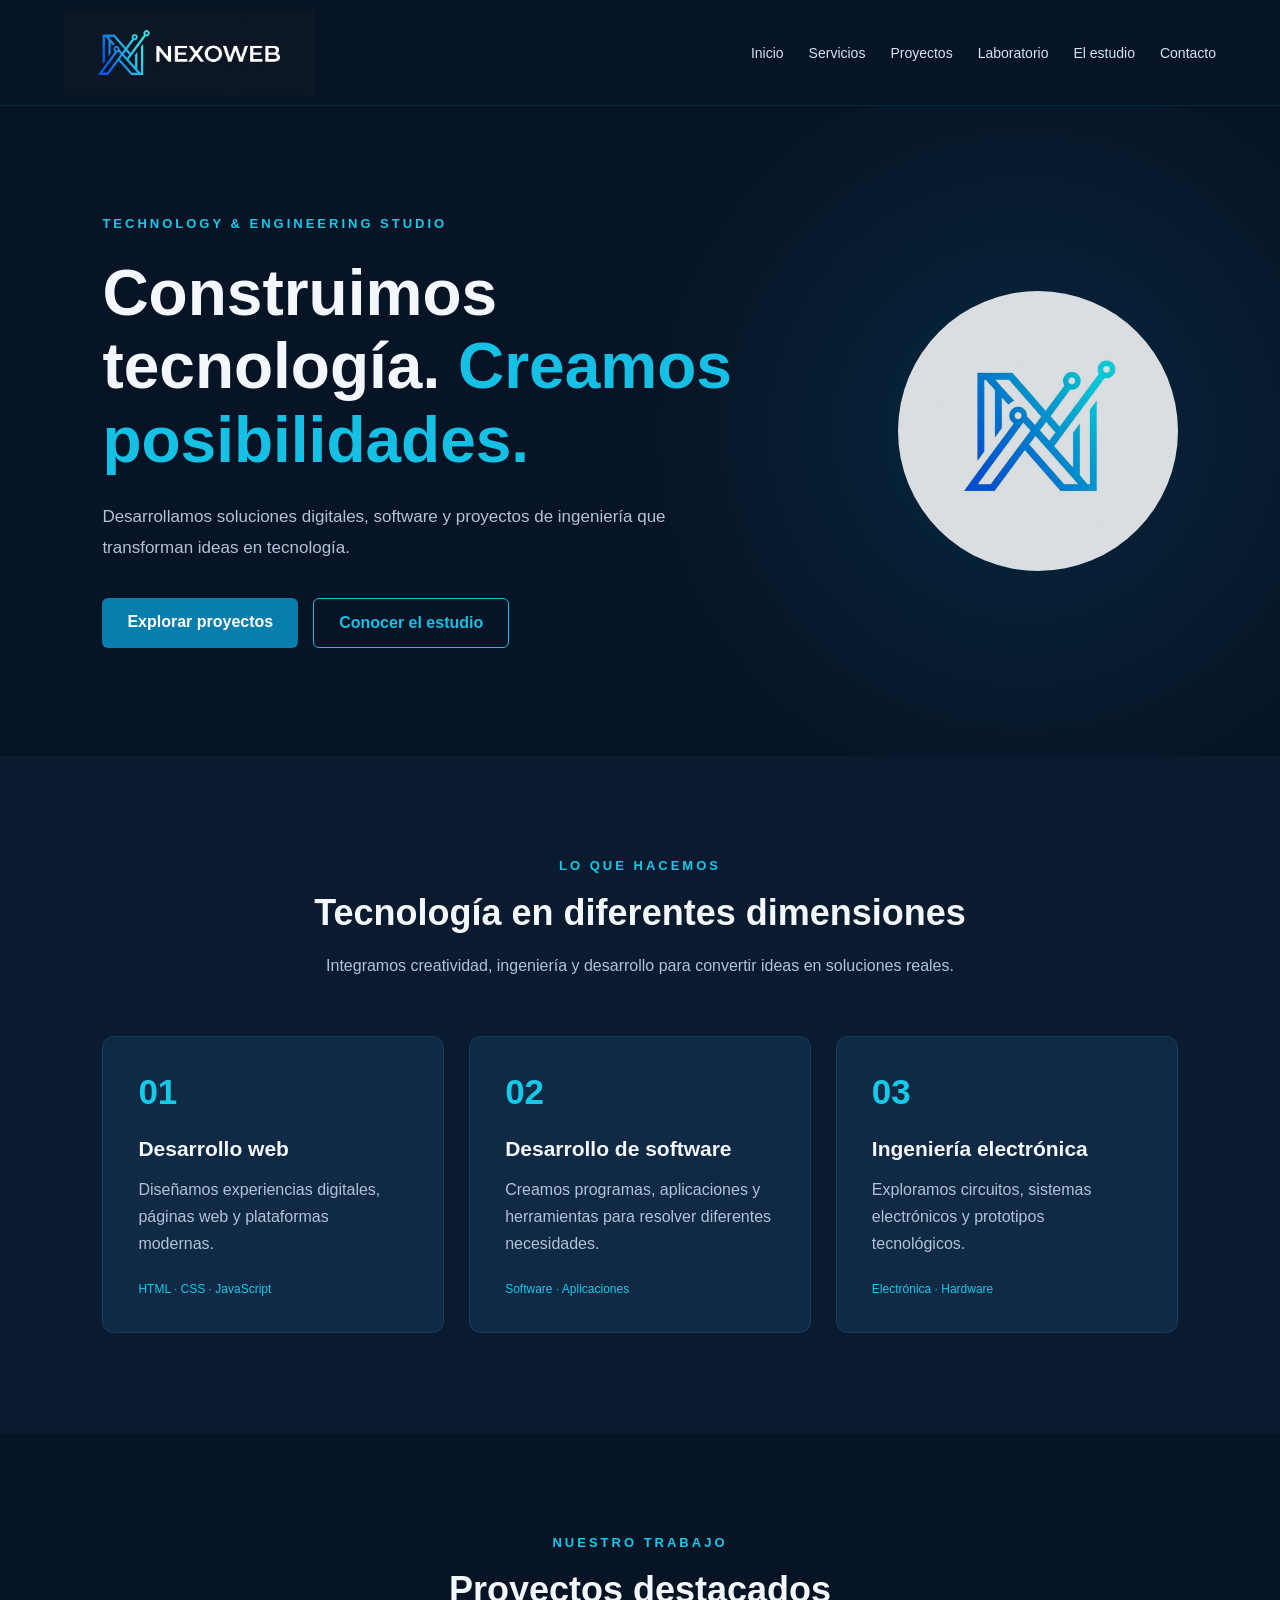
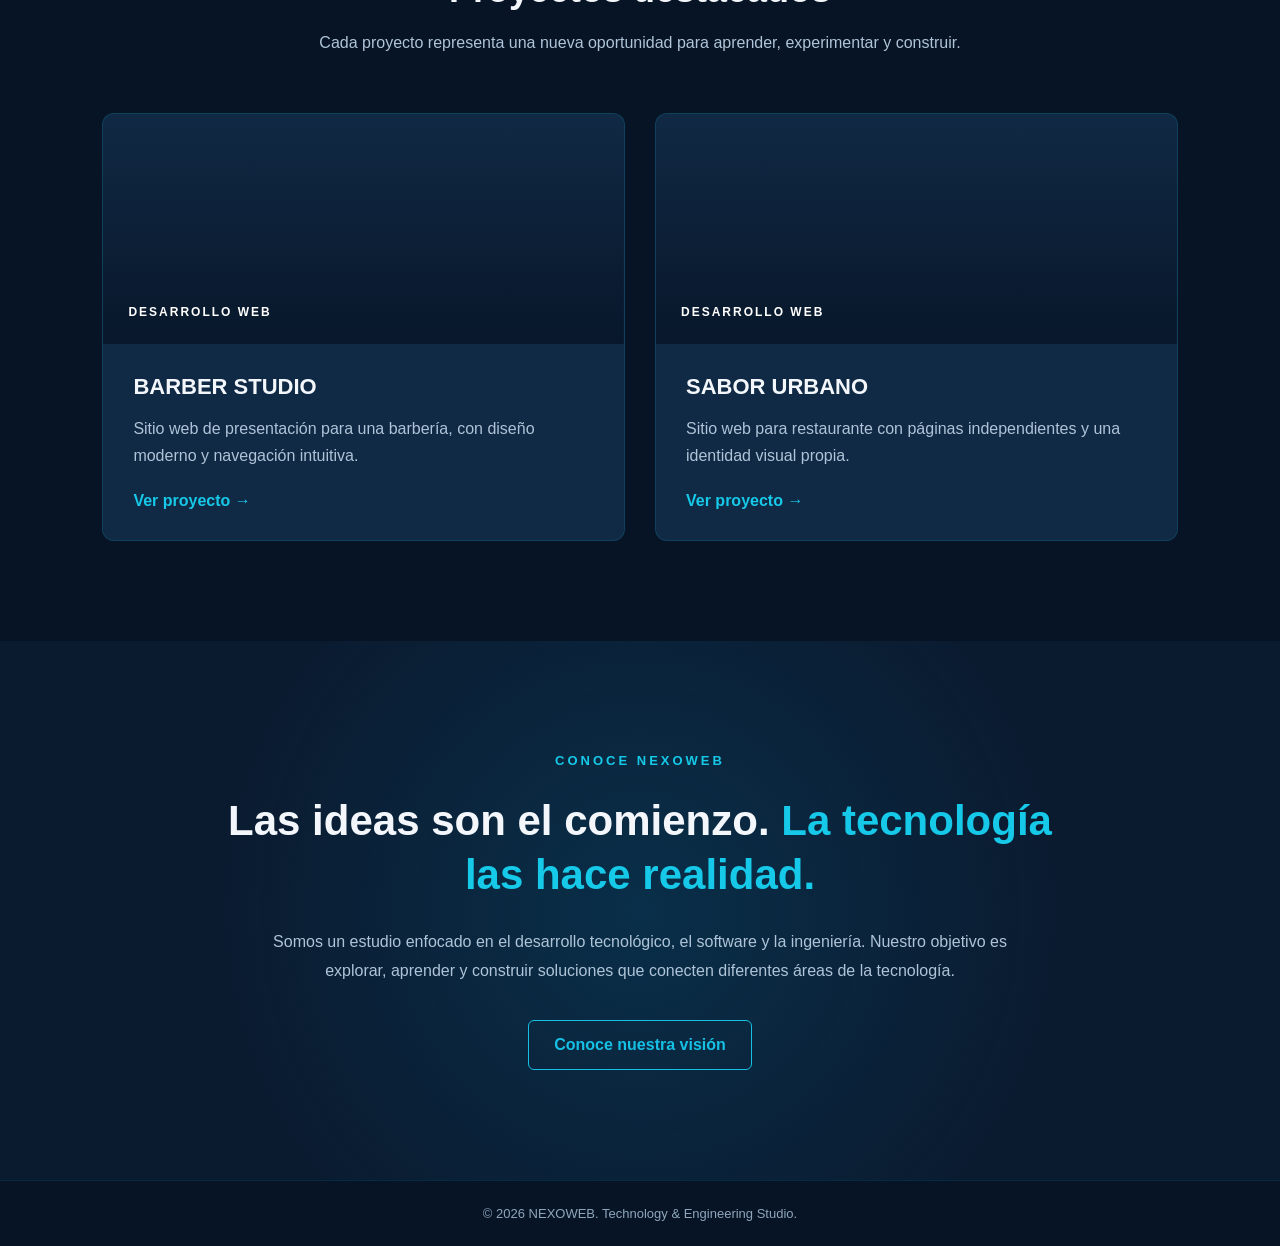
<file: index.html>
<!DOCTYPE html>
<html lang="es">


<head>
    <meta charset="UTF-8">
    <meta name="viewport" content="width=device-width, initial-scale=1.0">

    <title>NEXOWEB | Desarrollo tecnológico, software e ingeniería</title>

    <meta name="description" content="NEXOWEB es un estudio tecnológico multidisciplinario enfocado en desarrollo web, software, ingeniería electrónica, innovación y soluciones digitales.">

    <meta name="robots" content="index, follow">

    <link rel="icon" type="image/png" href="assets/icons/favicon.png">
    <link rel="stylesheet" href="styles.css">
</head>


<body>

    <!-- ENCABEZADO -->
    <header class="header">

        <nav class="navbar">

            <a href="index.html" class="brand">
                <img
                    src="assets/images/NEXOWEB_OSCURO.jpeg"
                    alt="NEXOWEB Technology Studio">
            </a>

            <ul class="nav-links">
                <li><a href="index.html">Inicio</a></li>
                <li><a href="servicios.html">Servicios</a></li>
                <li><a href="proyectos.html">Proyectos</a></li>
                <li><a href="laboratorio.html">Laboratorio</a></li>
                <li><a href="estudio.html">El estudio</a></li>
                <li><a href="contacto.html">Contacto</a></li>
            </ul>

        </nav>

    </header>

    <!-- CONTENIDO PRINCIPAL -->
    <main>

        <section class="hero">

            <div class="hero-content">

                <span class="hero-label">
                    TECHNOLOGY & ENGINEERING STUDIO
                </span>

                <h1>
                    Construimos tecnología.
                    <span> Creamos posibilidades.</span>
                </h1>

                <p>
                    Desarrollamos soluciones digitales, software
                    y proyectos de ingeniería que transforman ideas
                    en tecnología.
                </p>

                <div class="hero-buttons">

                    <a href="proyectos.html" class="btn-primary">
                        Explorar proyectos
                    </a>

                    <a href="estudio.html" class="btn-secondary">
                        Conocer el estudio
                    </a>

                </div>

            </div>

            <div class="hero-decoration">
                <img
                    src="assets/images/logo nexoweb.jpeg"
                    alt="Símbolo tecnológico de NEXOWEB">
            </div>

        </section>

<!-- ESPECIALIDADES -->
<section class="specialties">

    <div class="section-heading">
        <span>LO QUE HACEMOS</span>
        <h2> Tecnología en diferentes dimensiones</h2>
        <p>
            Integramos creatividad, ingeniería y desarrollo
            para convertir ideas en soluciones reales.
        </p>
    </div>

    <div class="specialties-grid">

        <article class="specialty-card">
            <div class="card-icon">01</div>
            <h3>Desarrollo web</h3>
            <p>
                Diseñamos experiencias digitales, páginas web
                y plataformas modernas.
            </p>
            <span>HTML · CSS · JavaScript</span>
        </article>

        <article class="specialty-card">
            <div class="card-icon">02</div>
            <h3>Desarrollo de software</h3>
            <p>
                Creamos programas, aplicaciones y herramientas
                para resolver diferentes necesidades.
            </p>
            <span>Software · Aplicaciones</span>
        </article>

        <article class="specialty-card">
            <div class="card-icon">03</div>
            <h3>Ingeniería electrónica</h3>
            <p>
                Exploramos circuitos, sistemas electrónicos
                y prototipos tecnológicos.
            </p>
            <span>Electrónica · Hardware</span>
        </article>

    </div>

</section>

<!-- PROYECTOS DESTACADOS -->
<section class="featured-projects">

    <div class="section-heading">
        <span>NUESTRO TRABAJO</span>
        <h2>Proyectos destacados</h2>
        <p>
            Cada proyecto representa una nueva oportunidad
            para aprender, experimentar y construir.
        </p>
    </div>

    <div class="projects-grid">

        <article class="project-card">
            <div class="project-image barber-image">
                <span>DESARROLLO WEB</span>
            </div>

            <div class="project-info">
                <h3>BARBER STUDIO</h3>
                <p>
                    Sitio web de presentación para una barbería,
                    con diseño moderno y navegación intuitiva.
                </p>

                <a href="https://alejandrocastano886-star.github.io/BARBER_STUDIO/"
                   target="_blank"
                   rel="noopener noreferrer">
                    Ver proyecto →
                </a>
            </div>
        </article>

        <article class="project-card">
            <div class="project-image restaurant-image">
                <span>DESARROLLO WEB</span>
            </div>

            <div class="project-info">
                <h3>SABOR URBANO</h3>
                <p>
                    Sitio web para restaurante con páginas
                    independientes y una identidad visual propia.
                </p>

                <a href="https://alejandrocastano886-star.github.io/SABOR_URBANO/"
                   target="_blank"
                   rel="noopener noreferrer">
                    Ver proyecto →
                </a>
            </div>
        </article>

    </div>

</section>

<!-- PRESENTACIÓN DEL ESTUDIO -->
<section class="studio-preview">

    <span>CONOCE NEXOWEB</span>

    <h2>
        Las ideas son el comienzo.
        <strong>La tecnología las hace realidad.</strong>
    </h2>

    <p>
        Somos un estudio enfocado en el desarrollo tecnológico,
        el software y la ingeniería. Nuestro objetivo es explorar,
        aprender y construir soluciones que conecten diferentes
        áreas de la tecnología.
    </p>


<a href="estudio.html" class="btn-secondary">
    Conoce nuestra visión
</a>


</section>

    </main>

    <!-- PIE DE PAGINA -->
    <footer class="footer">

        <p>
            © 2026 NEXOWEB. Technology & Engineering Studio.
        </p>

    </footer>

</body>

</html>
</file>
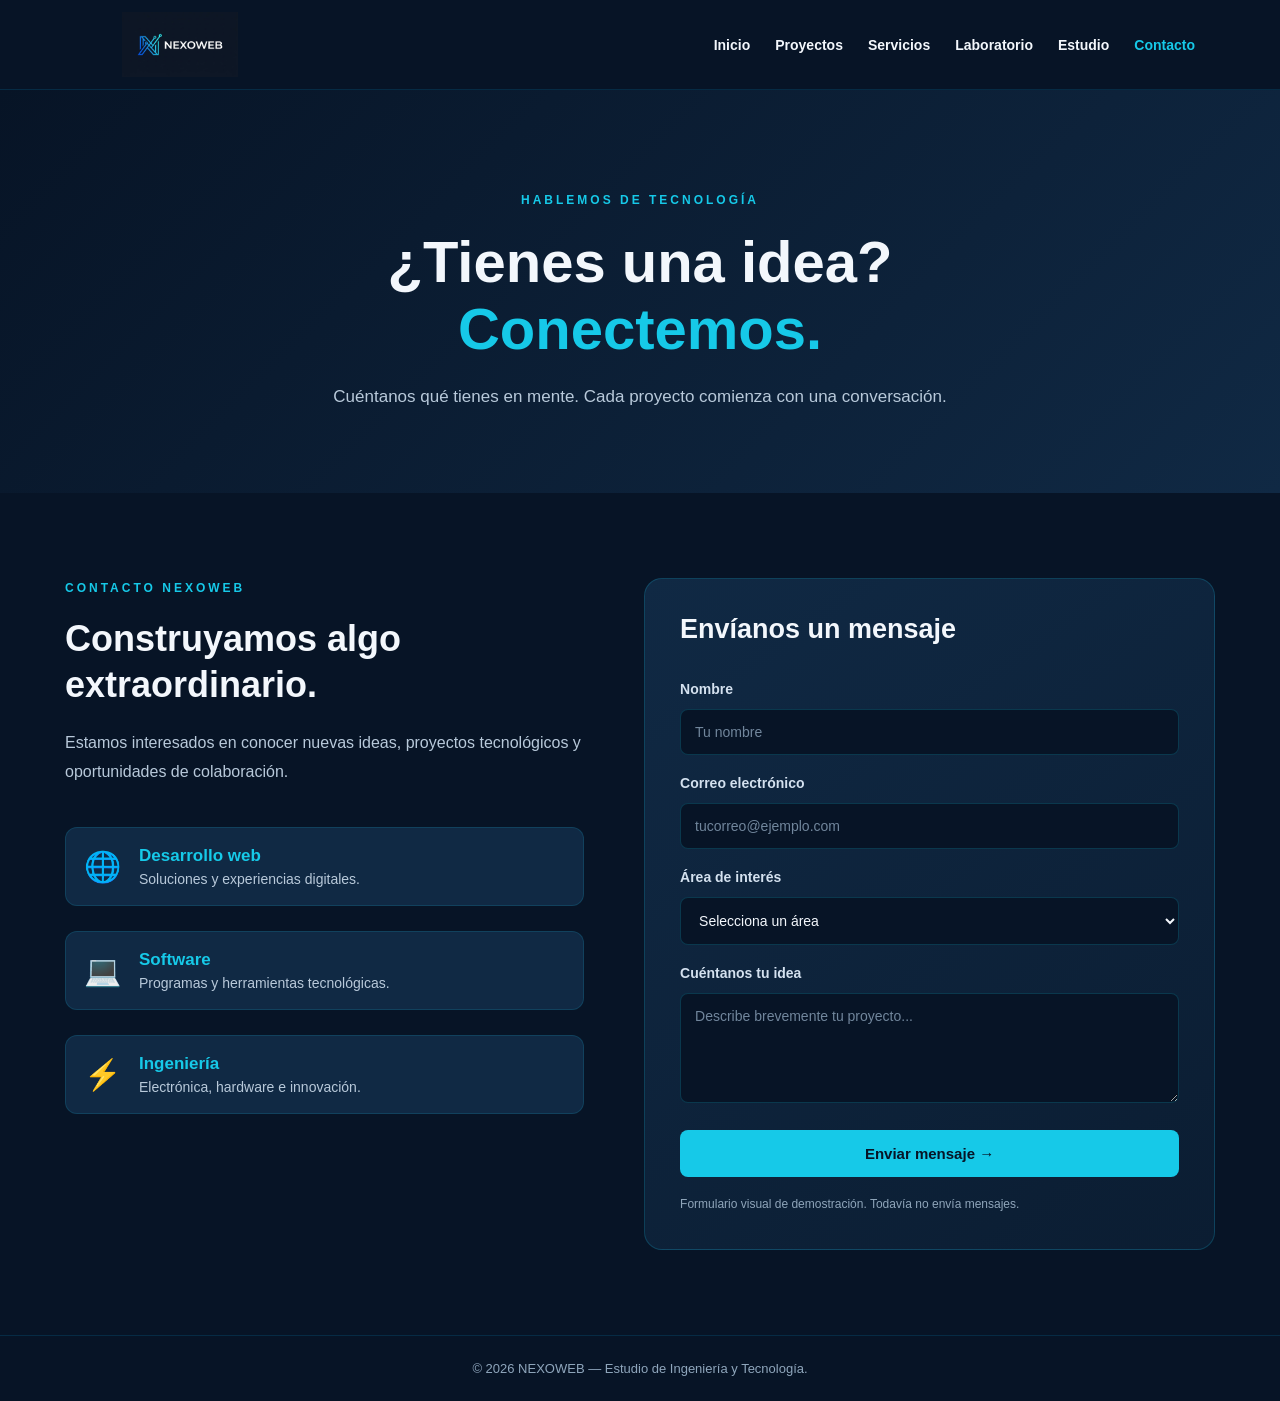
<file: contacto.html>
<!DOCTYPE html>
<html lang="es">

<head>
    <meta charset="UTF-8">
    <meta name="viewport" content="width=device-width, initial-scale=1.0">

    <title>Contacto | NEXOWEB - Estudio tecnológico</title>

    <meta name="description" content="Ponte en contacto con NEXOWEB para conocer nuestros servicios de desarrollo web, software, ingeniería electrónica y soluciones tecnológicas.">

    <meta name="robots" content="index, follow">

    <link rel="icon" type="image/png" href="assets/icons/favicon.png">
    <link rel="stylesheet" href="styles.css">
</head>

<body>

    <header class="header">
        <div class="container nav-container">

            <a href="index.html" class="logo">
                <img src="assets/images/NEXOWEB_OSCURO.jpeg" alt="NEXOWEB">
            </a>

            <nav class="nav">
                <a href="index.html">Inicio</a>
                <a href="proyectos.html">Proyectos</a>
                <a href="servicios.html">Servicios</a>
                <a href="laboratorio.html">Laboratorio</a>
                <a href="estudio.html">Estudio</a>
                <a href="contacto.html" class="active">Contacto</a>
            </nav>

        </div>
    </header>

    <main>

        <section class="page-hero">
            <div class="container">
                <span class="eyebrow">HABLEMOS DE TECNOLOGÍA</span>

                <h1>
                    ¿Tienes una idea?
                    <span>Conectemos.</span>
                </h1>

                <p>
                    Cuéntanos qué tienes en mente.
                    Cada proyecto comienza con una conversación.
                </p>
            </div>
        </section>

        <section class="contact-section">
            <div class="container">

                <div class="contact-grid">

                    <div class="contact-info">

                        <span class="eyebrow">CONTACTO NEXOWEB</span>

                        <h2>Construyamos algo extraordinario.</h2>

                        <p>
                            Estamos interesados en conocer nuevas ideas,
                            proyectos tecnológicos y oportunidades
                            de colaboración.
                        </p>

                        <div class="contact-detail">
                            <span>🌐</span>
                            <div>
                                <h3>Desarrollo web</h3>
                                <p>Soluciones y experiencias digitales.</p>
                            </div>
                        </div>

                        <div class="contact-detail">
                            <span>💻</span>
                            <div>
                                <h3>Software</h3>
                                <p>Programas y herramientas tecnológicas.</p>
                            </div>
                        </div>

                        <div class="contact-detail">
                            <span>⚡</span>
                            <div>
                                <h3>Ingeniería</h3>
                                <p>Electrónica, hardware e innovación.</p>
                            </div>
                        </div>

                    </div>

                    <div class="contact-form-container">

                        <h2>Envíanos un mensaje</h2>

                        <form class="contact-form">

                            <label for="nombre">Nombre</label>
                            <input
                                type="text"
                                id="nombre"
                                name="nombre"
                                placeholder="Tu nombre"
                                required
                            >

                            <label for="correo">Correo electrónico</label>
                            <input
                                type="email"
                                id="correo"
                                name="correo"
                                placeholder="tucorreo@ejemplo.com"
                                required
                            >

                            <label for="servicio">Área de interés</label>
                            <select id="servicio" name="servicio" required>
                                <option value="">Selecciona un área</option>
                                <option value="Desarrollo web">Desarrollo web</option>
                                <option value="Software">Desarrollo de software</option>
                                <option value="Electronica">Ingeniería electrónica</option>
                                <option value="Innovacion">Innovación tecnológica</option>
                                <option value="Otro">Otro</option>
                            </select>

                            <label for="mensaje">Cuéntanos tu idea</label>
                            <textarea
                                id="mensaje"
                                name="mensaje"
                                rows="5"
                                placeholder="Describe brevemente tu proyecto..."
                                required
                            ></textarea>

                            <button type="submit" class="contact-button">
                                Enviar mensaje →
                            </button>

                        </form>

                        <p class="form-note">
                            Formulario visual de demostración.
                            Todavía no envía mensajes.
                        </p>

                    </div>

                </div>

            </div>
        </section>

    </main>

    <footer class="footer">
        <p>© 2026 NEXOWEB — Estudio de Ingeniería y Tecnología.</p>
    </footer>

</body>
</html>
</file>
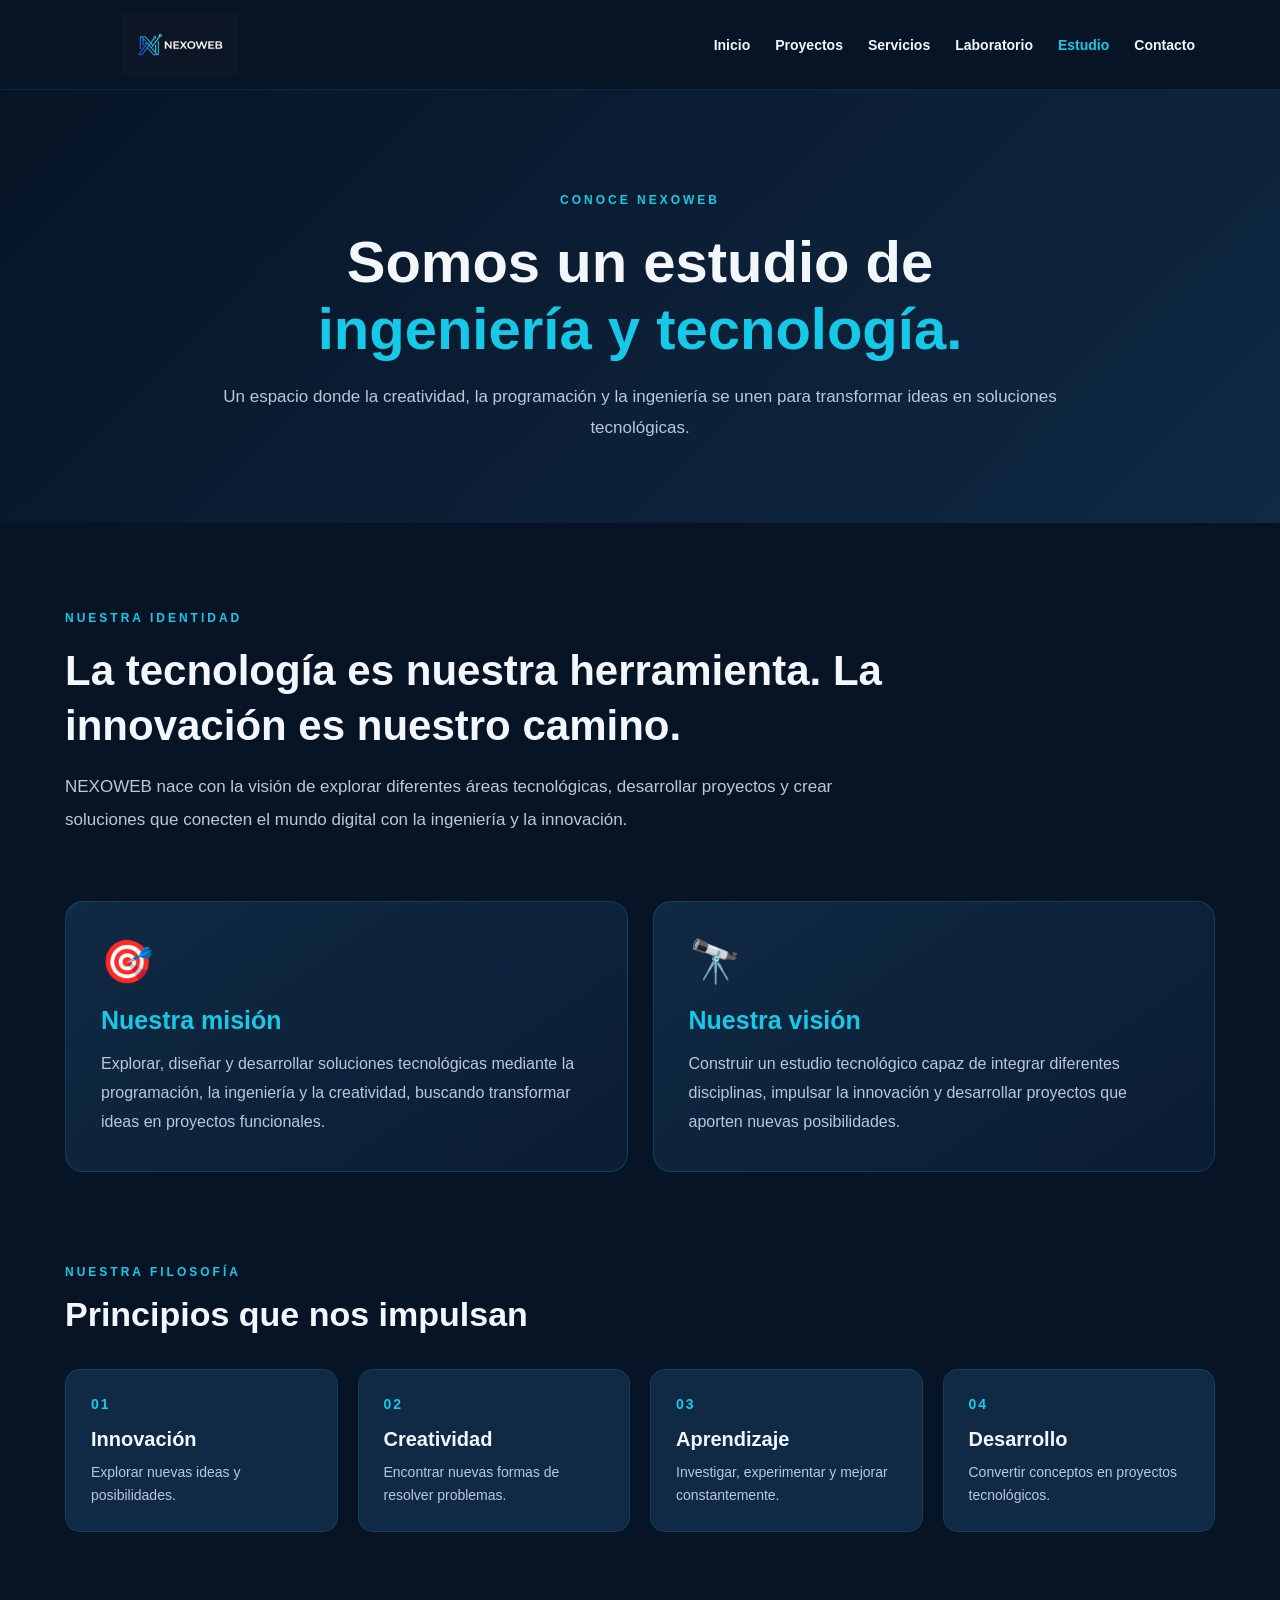
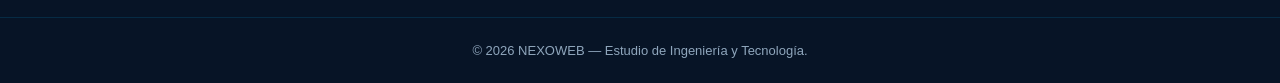
<file: estudio.html>
<!DOCTYPE html>
<html lang="es">

<head>
    <meta charset="UTF-8">
    <meta name="viewport" content="width=device-width, initial-scale=1.0">

    <title>Conoce NEXOWEB | Nuestro estudio tecnológico</title>

    <meta name="description" content="Conoce NEXOWEB, un estudio tecnológico enfocado en desarrollo de software, ingeniería electrónica, innovación y soluciones digitales.">

    <meta name="robots" content="index, follow">

    <link rel="icon" type="image/png" href="assets/icons/favicon.png">
    <link rel="stylesheet" href="styles.css">
</head>

<body>

    <header class="header">
        <div class="container nav-container">

            <a href="index.html" class="logo">
                <img src="assets/images/NEXOWEB_OSCURO.jpeg" alt="NEXOWEB">
            </a>

            <nav class="nav">
                <a href="index.html">Inicio</a>
                <a href="proyectos.html">Proyectos</a>
                <a href="servicios.html">Servicios</a>
                <a href="laboratorio.html">Laboratorio</a>
                <a href="estudio.html" class="active">Estudio</a>
                <a href="contacto.html">Contacto</a>
            </nav>

        </div>
    </header>

    <main>

        <section class="page-hero">
            <div class="container">
                <span class="eyebrow">CONOCE NEXOWEB</span>

                <h1>
                    Somos un estudio de
                    <span>ingeniería y tecnología.</span>
                </h1>

                <p>
                    Un espacio donde la creatividad, la programación
                    y la ingeniería se unen para transformar ideas
                    en soluciones tecnológicas.
                </p>
            </div>
        </section>

        <section class="about-section">
            <div class="container">

                <div class="about-intro">
                    <span class="eyebrow">NUESTRA IDENTIDAD</span>
                    <h2>La tecnología es nuestra herramienta. La innovación es nuestro camino.</h2>

                    <p>
                        NEXOWEB nace con la visión de explorar diferentes
                        áreas tecnológicas, desarrollar proyectos y crear
                        soluciones que conecten el mundo digital con
                        la ingeniería y la innovación.
                    </p>
                </div>

                <div class="about-grid">

                    <article class="about-card">
                        <div class="about-icon">🎯</div>
                        <h3>Nuestra misión</h3>
                        <p>
                            Explorar, diseñar y desarrollar soluciones
                            tecnológicas mediante la programación,
                            la ingeniería y la creatividad, buscando
                            transformar ideas en proyectos funcionales.
                        </p>
                    </article>

                    <article class="about-card">
                        <div class="about-icon">🔭</div>
                        <h3>Nuestra visión</h3>
                        <p>
                            Construir un estudio tecnológico capaz de
                            integrar diferentes disciplinas, impulsar
                            la innovación y desarrollar proyectos
                            que aporten nuevas posibilidades.
                        </p>
                    </article>

                </div>

                <div class="about-values">
                    <span class="eyebrow">NUESTRA FILOSOFÍA</span>
                    <h2>Principios que nos impulsan</h2>

                    <div class="values-grid">

                        <div class="value-item">
                            <span>01</span>
                            <h3>Innovación</h3>
                            <p>Explorar nuevas ideas y posibilidades.</p>
                        </div>

                        <div class="value-item">
                            <span>02</span>
                            <h3>Creatividad</h3>
                            <p>Encontrar nuevas formas de resolver problemas.</p>
                        </div>

                        <div class="value-item">
                            <span>03</span>
                            <h3>Aprendizaje</h3>
                            <p>Investigar, experimentar y mejorar constantemente.</p>
                        </div>

                        <div class="value-item">
                            <span>04</span>
                            <h3>Desarrollo</h3>
                            <p>Convertir conceptos en proyectos tecnológicos.</p>
                        </div>

                    </div>
                </div>

            </div>
        </section>

    </main>

    <footer class="footer">
        <p>© 2026 NEXOWEB — Estudio de Ingeniería y Tecnología.</p>
    </footer>

</body>
</html>
</file>
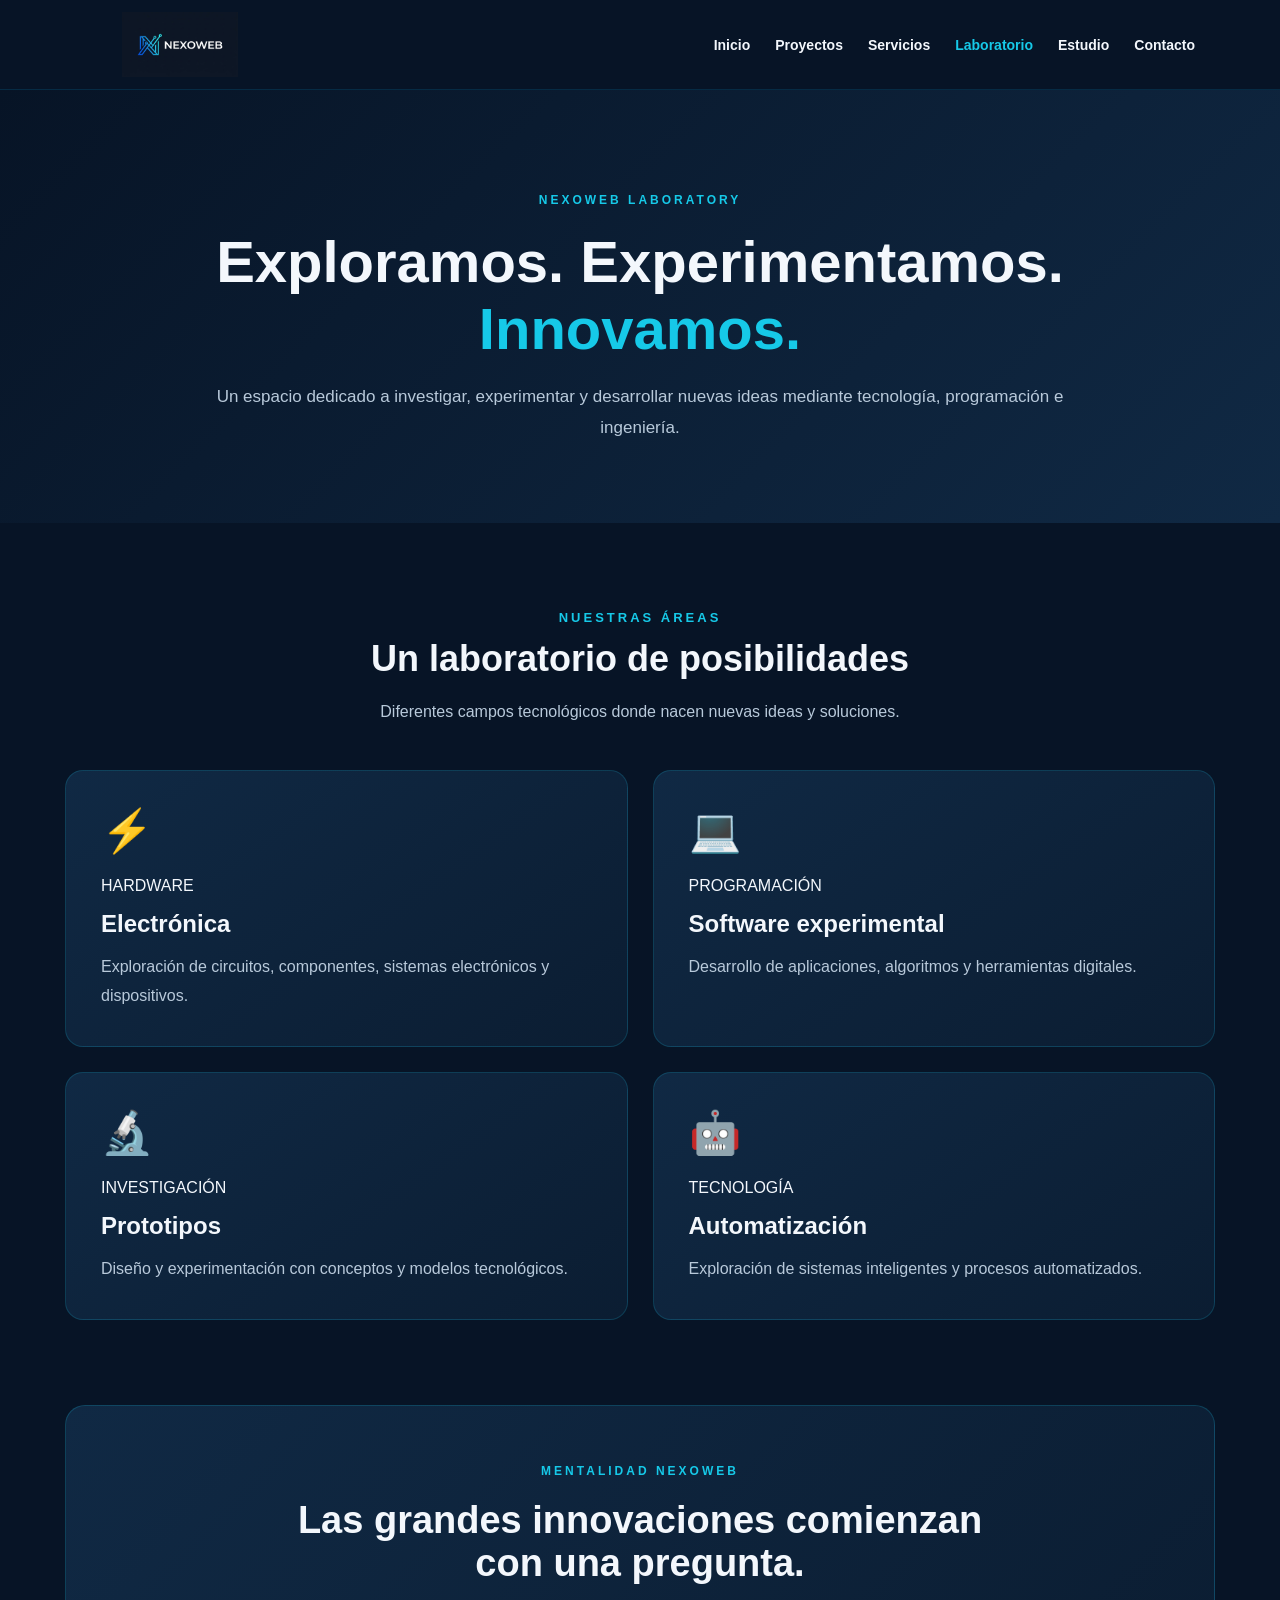
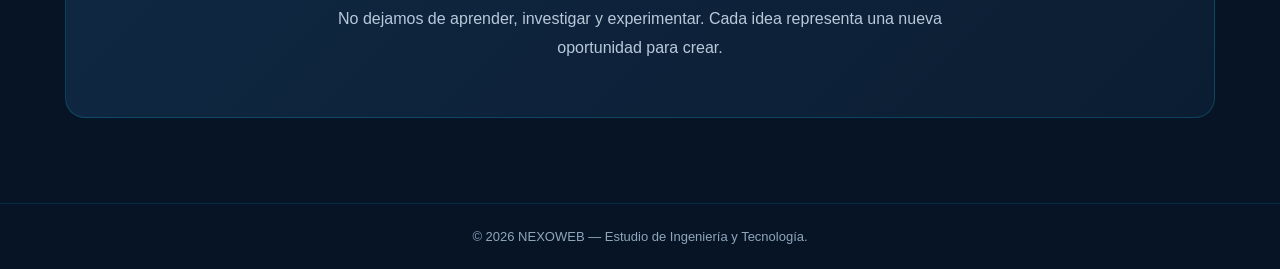
<file: laboratorio.html>
<!DOCTYPE html>
<html lang="es">

<head>
    <meta charset="UTF-8">
    <meta name="viewport" content="width=device-width, initial-scale=1.0">

    <title>Laboratorio tecnológico e innovación | NEXOWEB</title>

    <meta name="description" content="Explora el laboratorio tecnológico de NEXOWEB, dedicado a la experimentación con electrónica, software, prototipos y automatización.">

    <meta name="robots" content="index, follow">

    <link rel="icon" type="image/png" href="assets/icons/favicon.png">
    <link rel="stylesheet" href="styles.css">
</head>

<body>

    <header class="header">
        <div class="container nav-container">

            <a href="index.html" class="logo">
                <img src="assets/images/NEXOWEB_OSCURO.jpeg" alt="NEXOWEB">
            </a>

            <nav class="nav">
                <a href="index.html">Inicio</a>
                <a href="proyectos.html">Proyectos</a>
                <a href="servicios.html">Servicios</a>
                <a href="laboratorio.html" class="active">Laboratorio</a>
                <a href="estudio.html">Estudio</a>
                <a href="contacto.html">Contacto</a>
            </nav>

        </div>
    </header>

    <main>

        <section class="page-hero">
            <div class="container">
                <span class="eyebrow">NEXOWEB LABORATORY</span>

                <h1>
                    Exploramos. Experimentamos.
                    <span>Innovamos.</span>
                </h1>

                <p>
                    Un espacio dedicado a investigar, experimentar
                    y desarrollar nuevas ideas mediante tecnología,
                    programación e ingeniería.
                </p>
            </div>
        </section>

        <section class="lab-section">
            <div class="container">

                <div class="section-heading">
                    <span class="eyebrow">NUESTRAS ÁREAS</span>
                    <h2>Un laboratorio de posibilidades</h2>
                    <p>
                        Diferentes campos tecnológicos donde nacen
                        nuevas ideas y soluciones.
                    </p>
                </div>

                <div class="lab-grid">

                    <article class="lab-card">
                        <div class="lab-icon">⚡</div>
                        <span class="project-category">HARDWARE</span>
                        <h3>Electrónica</h3>
                        <p>
                            Exploración de circuitos, componentes,
                            sistemas electrónicos y dispositivos.
                        </p>
                    </article>

                    <article class="lab-card">
                        <div class="lab-icon">💻</div>
                        <span class="project-category">PROGRAMACIÓN</span>
                        <h3>Software experimental</h3>
                        <p>
                            Desarrollo de aplicaciones, algoritmos
                            y herramientas digitales.
                        </p>
                    </article>

                    <article class="lab-card">
                        <div class="lab-icon">🔬</div>
                        <span class="project-category">INVESTIGACIÓN</span>
                        <h3>Prototipos</h3>
                        <p>
                            Diseño y experimentación con conceptos
                            y modelos tecnológicos.
                        </p>
                    </article>

                    <article class="lab-card">
                        <div class="lab-icon">🤖</div>
                        <span class="project-category">TECNOLOGÍA</span>
                        <h3>Automatización</h3>
                        <p>
                            Exploración de sistemas inteligentes
                            y procesos automatizados.
                        </p>
                    </article>

                </div>

                <div class="lab-message">
                    <span class="eyebrow">MENTALIDAD NEXOWEB</span>
                    <h2>Las grandes innovaciones comienzan con una pregunta.</h2>
                    <p>
                        No dejamos de aprender, investigar y experimentar.
                        Cada idea representa una nueva oportunidad para crear.
                    </p>
                </div>

            </div>
        </section>

    </main>

    <footer class="footer">
        <p>© 2026 NEXOWEB — Estudio de Ingeniería y Tecnología.</p>
    </footer>

</body>
</html>
</file>
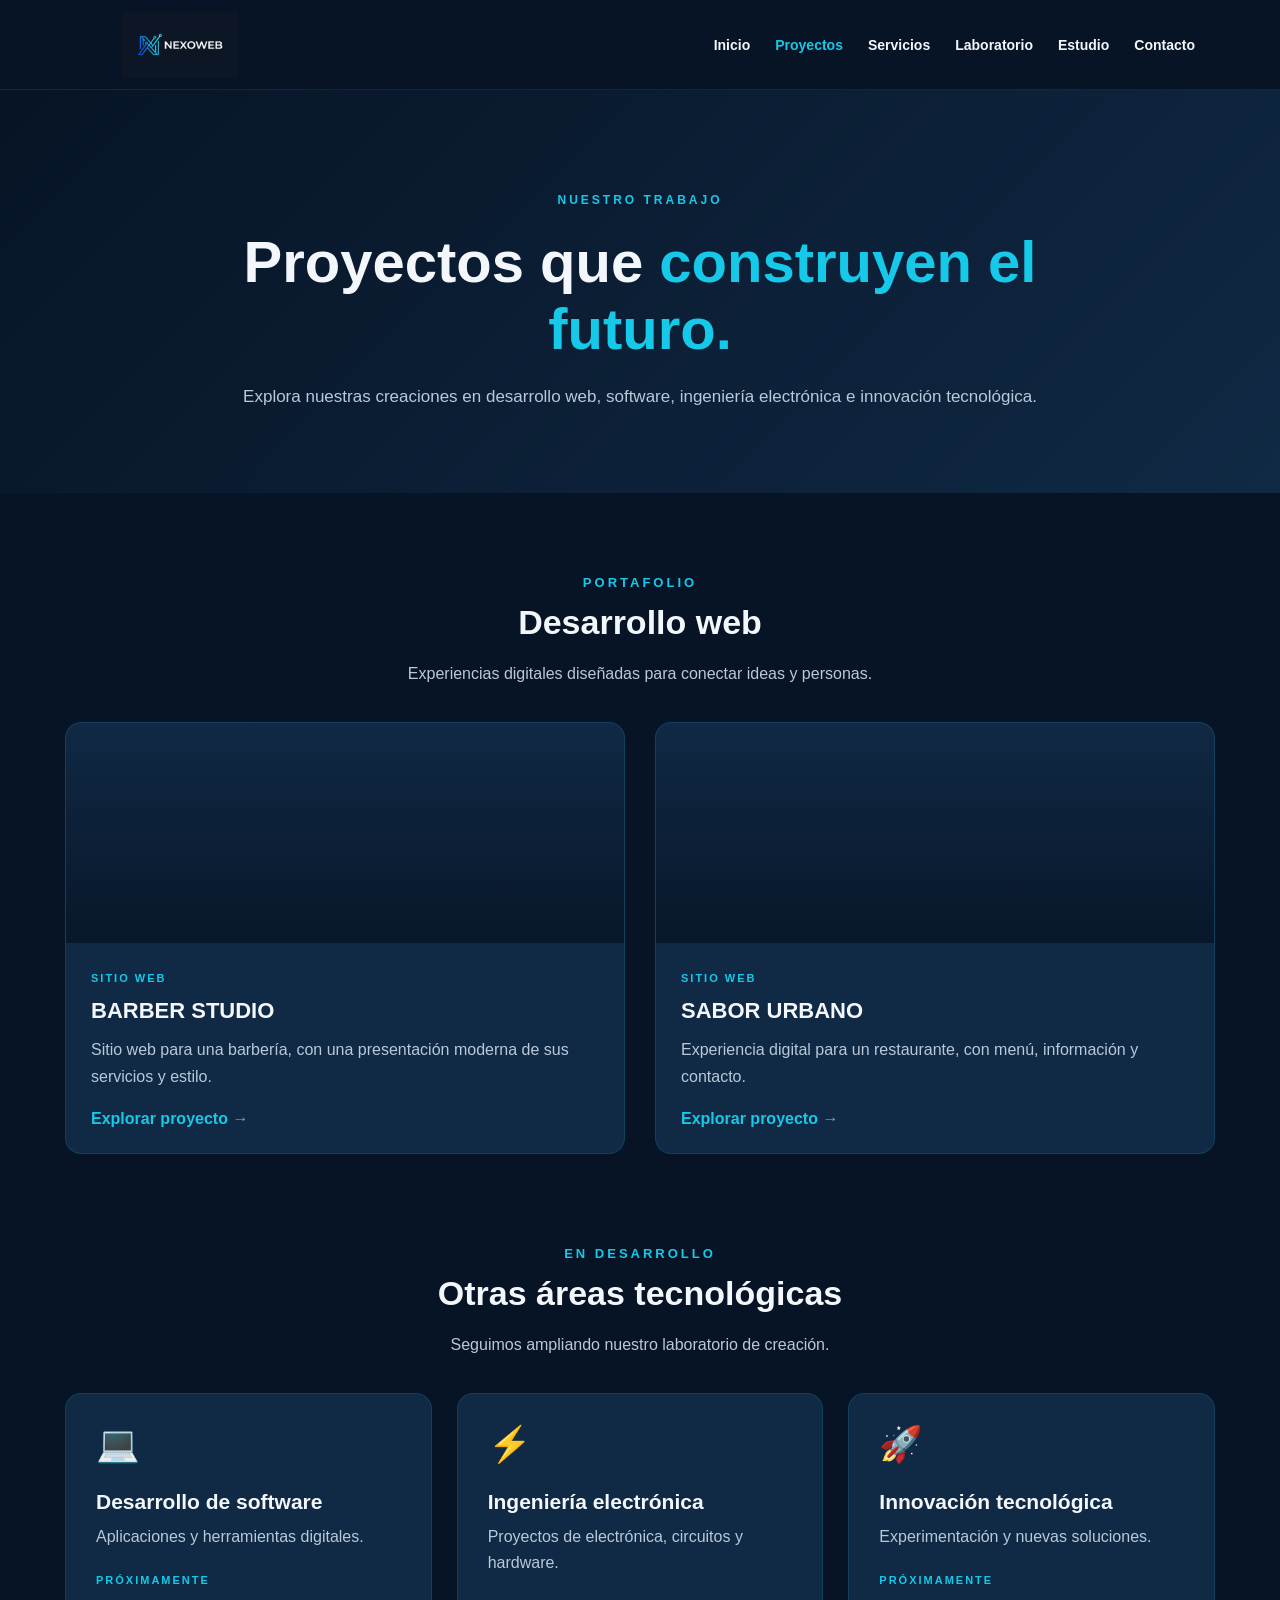
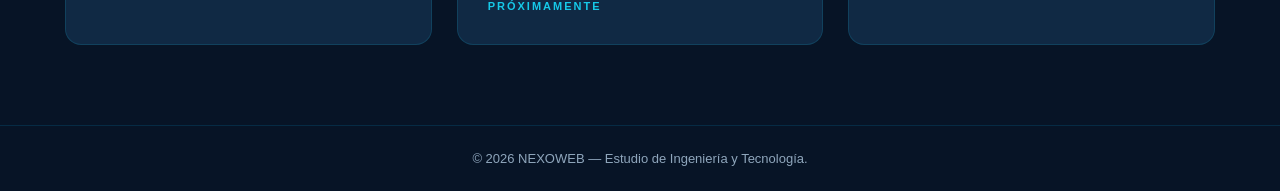
<file: proyectos.html>
<!DOCTYPE html>
<html lang="es">

<head>
    <meta charset="UTF-8">
    <meta name="viewport" content="width=device-width, initial-scale=1.0">

    <title>Proyectos tecnológicos | NEXOWEB</title>

    <meta name="description" content="Explora los proyectos de NEXOWEB en desarrollo web, software, ingeniería electrónica e innovación tecnológica.">

    <meta name="robots" content="index, follow">

    <link rel="icon" type="image/png" href="assets/icons/favicon.png">
    <link rel="stylesheet" href="styles.css">
</head>

<body>

    <header class="header">
        <div class="container nav-container">
            <a href="index.html" class="logo">
                <img src="assets/images/NEXOWEB_OSCURO.jpeg" alt="NEXOWEB">
            </a>

            <nav class="nav">
                <a href="index.html">Inicio</a>
                <a href="proyectos.html" class="active">Proyectos</a>
                <a href="servicios.html">Servicios</a>
                <a href="laboratorio.html">Laboratorio</a>
                <a href="estudio.html">Estudio</a>
                <a href="contacto.html">Contacto</a>
            </nav>
        </div>
    </header>

    <main>
        <section class="page-hero">
            <div class="container">
                <span class="eyebrow">NUESTRO TRABAJO</span>
                <h1>Proyectos que <span>construyen el futuro.</span></h1>
                <p>
                    Explora nuestras creaciones en desarrollo web,
                    software, ingeniería electrónica e innovación tecnológica.
                </p>
            </div>
        </section>

        <section class="portfolio-section">
            <div class="container">

                <div class="section-heading">
                    <span class="eyebrow">PORTAFOLIO</span>
                    <h2>Desarrollo web</h2>
                    <p>Experiencias digitales diseñadas para conectar ideas y personas.</p>
                </div>

                <div class="projects-grid">

                    <article class="project-card">
                        <div class="project-image barber-image"></div>
                        <div class="project-info">
                            <span class="project-category">SITIO WEB</span>
                            <h3>BARBER STUDIO</h3>
                            <p>
                                Sitio web para una barbería, con una presentación
                                moderna de sus servicios y estilo.
                            </p>
                            <a href="https://alejandrocastano886-star.github.io/BARBER_STUDIO/"
                               target="_blank" rel="noopener noreferrer">
                                Explorar proyecto →
                            </a>
                        </div>
                    </article>

                    <article class="project-card">
                        <div class="project-image restaurant-image"></div>
                        <div class="project-info">
                            <span class="project-category">SITIO WEB</span>
                            <h3>SABOR URBANO</h3>
                            <p>
                                Experiencia digital para un restaurante,
                                con menú, información y contacto.
                            </p>
                            <a href="https://alejandrocastano886-star.github.io/SABOR_URBANO/"
                               target="_blank" rel="noopener noreferrer">
                                Explorar proyecto →
                            </a>
                        </div>
                    </article>

                </div>

                <div class="section-heading future-heading">
                    <span class="eyebrow">EN DESARROLLO</span>
                    <h2>Otras áreas tecnológicas</h2>
                    <p>Seguimos ampliando nuestro laboratorio de creación.</p>
                </div>

                <div class="specialties-grid">

                    <article class="specialty-card">
                        <div class="card-icon">💻</div>
                        <h3>Desarrollo de software</h3>
                        <p>Aplicaciones y herramientas digitales.</p>
                        <span class="project-category">PRÓXIMAMENTE</span>
                    </article>

                    <article class="specialty-card">
                        <div class="card-icon">⚡</div>
                        <h3>Ingeniería electrónica</h3>
                        <p>Proyectos de electrónica, circuitos y hardware.</p>
                        <span class="project-category">PRÓXIMAMENTE</span>
                    </article>

                    <article class="specialty-card">
                        <div class="card-icon">🚀</div>
                        <h3>Innovación tecnológica</h3>
                        <p>Experimentación y nuevas soluciones.</p>
                        <span class="project-category">PRÓXIMAMENTE</span>
                    </article>

                </div>
            </div>
        </section>
    </main>

    <footer class="footer">
        <p>© 2026 NEXOWEB — Estudio de Ingeniería y Tecnología.</p>
    </footer>

</body>
</html>
</file>
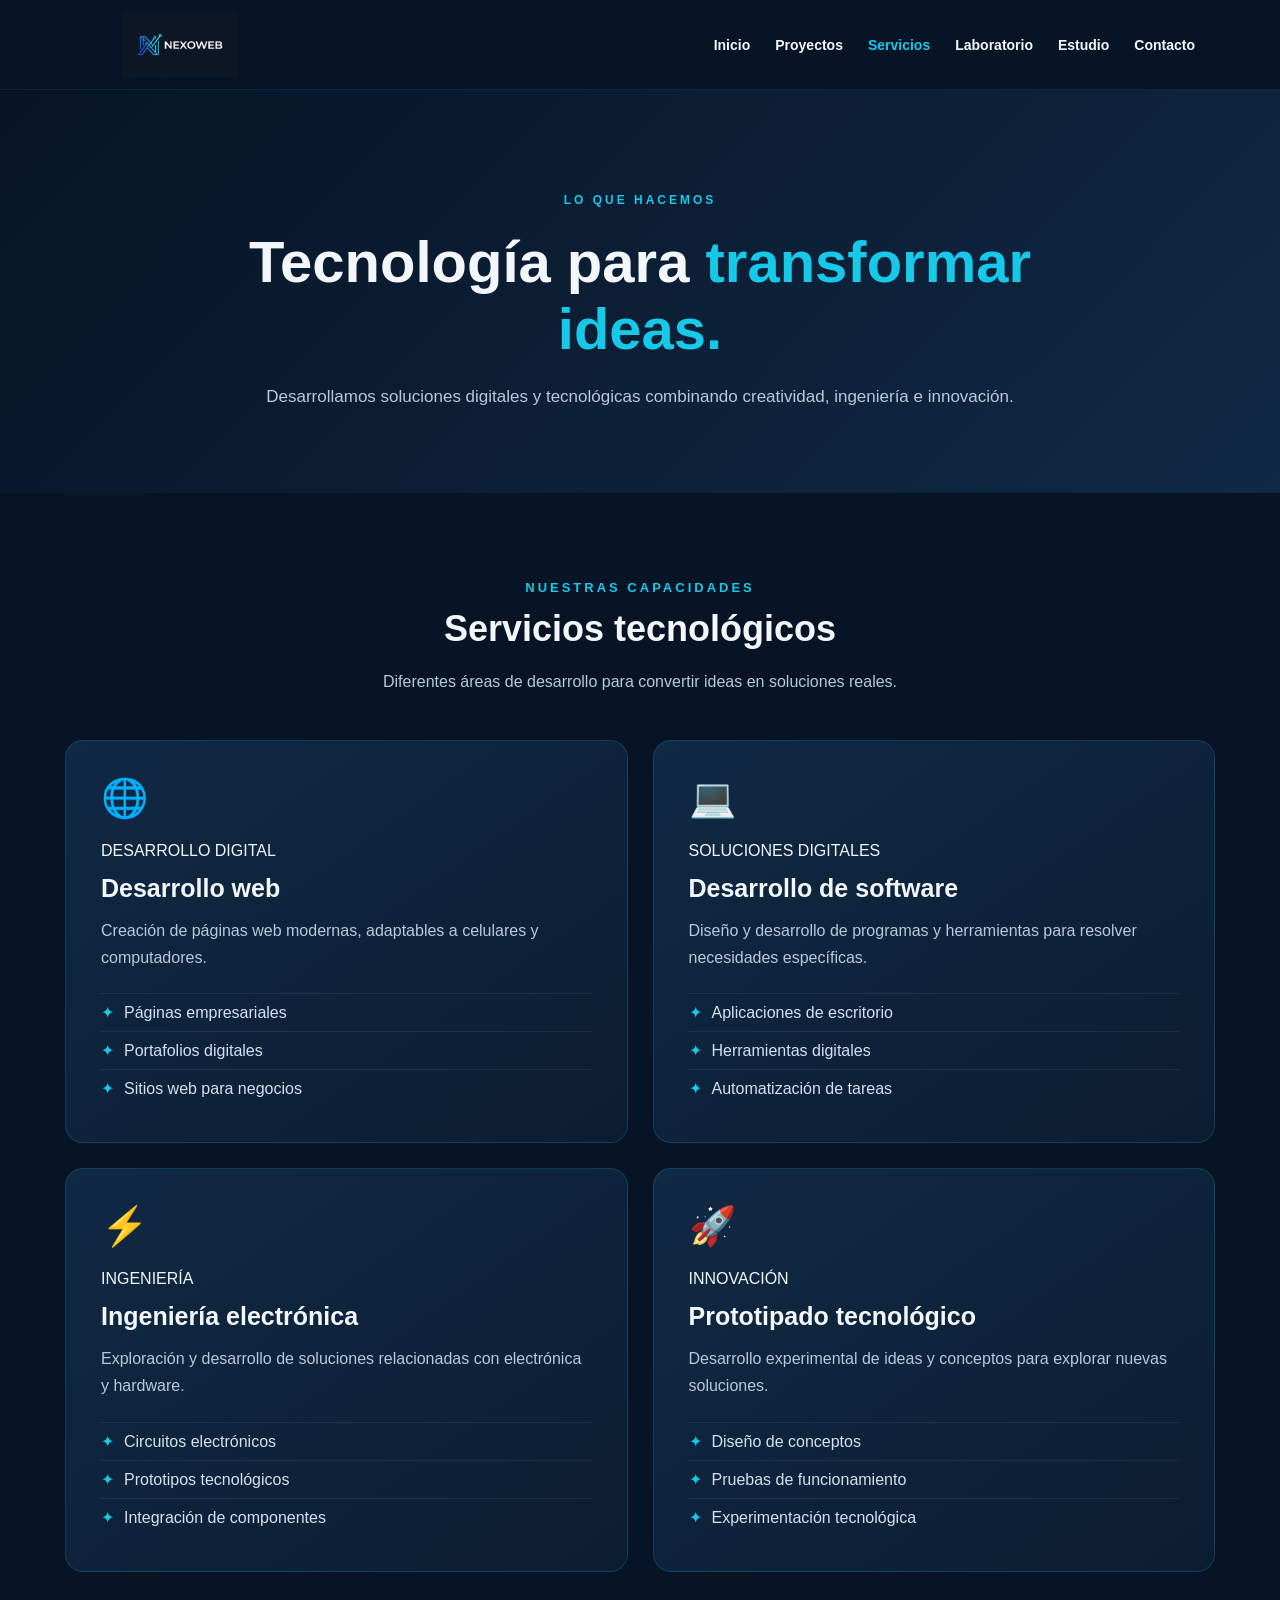
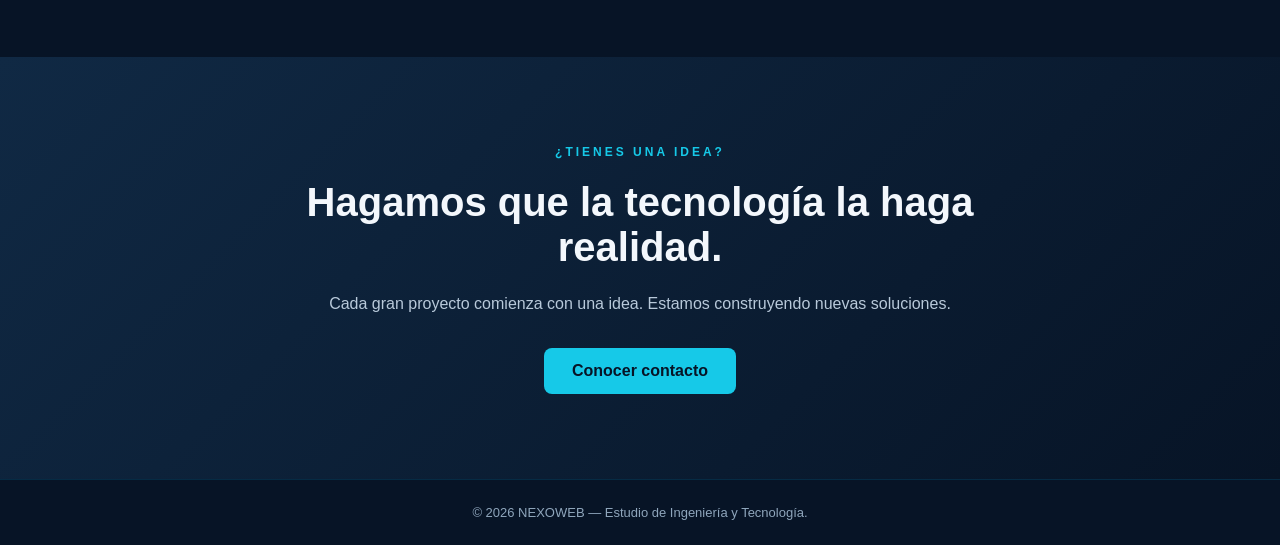
<file: servicios.html>
<!DOCTYPE html>
<html lang="es">

<head>
    <meta charset="UTF-8">
    <meta name="viewport" content="width=device-width, initial-scale=1.0">

    <title>Servicios tecnológicos y desarrollo de software | NEXOWEB</title>

    <meta name="description" content="Conoce los servicios de NEXOWEB: desarrollo web, creación de software, ingeniería electrónica y prototipado tecnológico.">

    <meta name="robots" content="index, follow">

    <link rel="icon" type="image/png" href="assets/icons/favicon.png">
    <link rel="stylesheet" href="styles.css">
</head>

<body>

    <header class="header">
        <div class="container nav-container">

            <a href="index.html" class="logo">
                <img src="assets/images/NEXOWEB_OSCURO.jpeg" alt="NEXOWEB">
            </a>

            <nav class="nav">
                <a href="index.html">Inicio</a>
                <a href="proyectos.html">Proyectos</a>
                <a href="servicios.html" class="active">Servicios</a>
                <a href="laboratorio.html">Laboratorio</a>
                <a href="estudio.html">Estudio</a>
                <a href="contacto.html">Contacto</a>
            </nav>

        </div>
    </header>

    <main>

        <section class="page-hero">
            <div class="container">
                <span class="eyebrow">LO QUE HACEMOS</span>

                <h1>
                    Tecnología para <span>transformar ideas.</span>
                </h1>

                <p>
                    Desarrollamos soluciones digitales y tecnológicas
                    combinando creatividad, ingeniería e innovación.
                </p>
            </div>
        </section>

        <section class="services-section">
            <div class="container">

                <div class="section-heading">
                    <span class="eyebrow">NUESTRAS CAPACIDADES</span>
                    <h2>Servicios tecnológicos</h2>
                    <p>
                        Diferentes áreas de desarrollo para convertir
                        ideas en soluciones reales.
                    </p>
                </div>

                <div class="services-grid">

                    <article class="service-card">
                        <div class="service-icon">🌐</div>
                        <span class="project-category">DESARROLLO DIGITAL</span>
                        <h3>Desarrollo web</h3>
                        <p>
                            Creación de páginas web modernas, adaptables
                            a celulares y computadores.
                        </p>
                        <ul>
                            <li>Páginas empresariales</li>
                            <li>Portafolios digitales</li>
                            <li>Sitios web para negocios</li>
                        </ul>
                    </article>

                    <article class="service-card">
                        <div class="service-icon">💻</div>
                        <span class="project-category">SOLUCIONES DIGITALES</span>
                        <h3>Desarrollo de software</h3>
                        <p>
                            Diseño y desarrollo de programas y herramientas
                            para resolver necesidades específicas.
                        </p>
                        <ul>
                            <li>Aplicaciones de escritorio</li>
                            <li>Herramientas digitales</li>
                            <li>Automatización de tareas</li>
                        </ul>
                    </article>

                    <article class="service-card">
                        <div class="service-icon">⚡</div>
                        <span class="project-category">INGENIERÍA</span>
                        <h3>Ingeniería electrónica</h3>
                        <p>
                            Exploración y desarrollo de soluciones
                            relacionadas con electrónica y hardware.
                        </p>
                        <ul>
                            <li>Circuitos electrónicos</li>
                            <li>Prototipos tecnológicos</li>
                            <li>Integración de componentes</li>
                        </ul>
                    </article>

                    <article class="service-card">
                        <div class="service-icon">🚀</div>
                        <span class="project-category">INNOVACIÓN</span>
                        <h3>Prototipado tecnológico</h3>
                        <p>
                            Desarrollo experimental de ideas y conceptos
                            para explorar nuevas soluciones.
                        </p>
                        <ul>
                            <li>Diseño de conceptos</li>
                            <li>Pruebas de funcionamiento</li>
                            <li>Experimentación tecnológica</li>
                        </ul>
                    </article>

                </div>

            </div>
        </section>

        <section class="services-cta">
            <div class="container">
                <span class="eyebrow">¿TIENES UNA IDEA?</span>
                <h2>Hagamos que la tecnología la haga realidad.</h2>
                <p>
                    Cada gran proyecto comienza con una idea.
                    Estamos construyendo nuevas soluciones.
                </p>
                <a href="contacto.html" class="btn-primary">
                    Conocer contacto
                </a>
            </div>
        </section>

    </main>

    <footer class="footer">
        <p>© 2026 NEXOWEB — Estudio de Ingeniería y Tecnología.</p>
    </footer>

</body>
</html>
</file>
<file: styles.css>
/* CONFIGURACION GENERAL */

* {
    margin: 0;
    padding: 0;
    box-sizing: border-box;
}

body {
    font-family: Arial, Helvetica, sans-serif;
    background-color: #071426;
    color: #F3F7FC;
}

/* ENCABEZADO */

.header {
    width: 100%;
    background-color: #071426;
    border-bottom: 1px solid rgba(0, 174, 239, 0.15);
}

.navbar {
    max-width: 1400px;
    min-height: 95px;
    margin: auto;
    padding: 10px 5%;

    display: flex;
    align-items: center;
    justify-content: space-between;
    gap: 25px;
}

.brand img {
    width: 250px;
    height: 85px;
    object-fit: cover;
    object-position: center;
    display: block;
}

.nav-links {
    display: flex;
    align-items: center;
    gap: 25px;
    list-style: none;
}

.nav-links a {
    color: #D5E3F2;
    text-decoration: none;
    font-size: 14px;
    transition: 0.3s;
}

.nav-links a:hover {
    color: #16C9E8;
}

/* INICIO - HERO */

.hero {
    min-height: 650px;
    padding: 100px 8%;

    display: flex;
    align-items: center;
    justify-content: space-between;
    gap: 40px;

    background:
        radial-gradient(
            circle at 80% 50%,
            rgba(0, 126, 173, 0.18),
            transparent 35%
        ),
        #071426;
}

.hero-content {
    max-width: 750px;
}

.hero-label {
    color: #16C9E8;
    font-size: 13px;
    letter-spacing: 3px;
    font-weight: bold;
}

.hero h1 {
    font-size: clamp(38px, 5vw, 65px);
    line-height: 1.15;
    margin: 25px 0;
}

.hero h1 span {
    color: #16BFE4;
}

.hero-content p {
    max-width: 620px;
    color: #AFC4D8;
    font-size: 17px;
    line-height: 1.8;
}

.hero-buttons {
    display: flex;
    flex-wrap: wrap;
    gap: 15px;
    margin-top: 35px;
}

.btn-primary,
.btn-secondary {
    display: inline-block;
    padding: 15px 25px;
    border-radius: 6px;
    text-decoration: none;
    font-weight: bold;
    transition: 0.3s;
}

.btn-primary {
    background-color: #087EAD;
    color: white;
}

.btn-primary:hover {
    background-color: #16BFE4;
    transform: translateY(-3px);
}

.btn-secondary {
    border: 1px solid #16BFE4;
    color: #16BFE4;
}

.btn-secondary:hover {
    background-color: rgba(22, 191, 228, 0.12);
}

/* SIMBOLO DECORATIVO */

.hero-decoration {
    display: flex;
    align-items: center;
    justify-content: center;
}

.hero-decoration img {
    width: 280px;
    max-width: 100%;
    border-radius: 50%;
    opacity: 0.85;
}

/* PIE DE PAGINA */

.footer {
    padding: 25px;
    text-align: center;
    border-top: 1px solid rgba(0, 174, 239, 0.15);
    color: #8FA6BC;
    font-size: 13px;
}

/* ADAPTACION A CELULARES */

@media (max-width: 900px) {

    .navbar {
        flex-direction: column;
        padding: 15px;
    }

    .nav-links {
        flex-wrap: wrap;
        justify-content: center;
        gap: 15px;
    }

    .hero {
        flex-direction: column;
        text-align: center;
        padding: 75px 7%;
    }

    .hero-buttons {
        justify-content: center;
    }

    .hero-decoration img {
        width: 190px;
    }
}

@media (max-width: 480px) {

    .brand img {
        width: 210px;
        height: 75px;
    }

    .nav-links {
        gap: 12px;
    }

    .nav-links a {
        font-size: 12px;
    }

    .hero h1 {
        font-size: 36px;
    }
}

/* TITULOS DE SECCIONES */

.section-heading {
    text-align: center;
    max-width: 750px;
    margin: 0 auto 55px;
}

.section-heading span,
.studio-preview > span {
    color: #16C9E8;
    font-size: 13px;
    letter-spacing: 3px;
    font-weight: bold;
}

.section-heading h2 {
    font-size: 36px;
    margin: 18px 0;
}

.section-heading p {
    color: #AFC4D8;
    line-height: 1.8;
}

/* ESPECIALIDADES */

.specialties {
    padding: 100px 8%;
    background-color: #0A1B30;
}

.specialties-grid {
    display: grid;
    grid-template-columns: repeat(3, 1fr);
    gap: 25px;
}

.specialty-card {
    padding: 35px;
    background: #102944;
    border: 1px solid rgba(22, 191, 228, 0.15);
    border-radius: 12px;
    transition: 0.3s;
}

.specialty-card:hover {
    transform: translateY(-8px);
    border-color: #16BFE4;
}

.card-icon {
    color: #16C9E8;
    font-size: 35px;
    font-weight: bold;
    margin-bottom: 25px;
}

.specialty-card h3 {
    font-size: 21px;
    margin-bottom: 15px;
}

.specialty-card p {
    color: #AFC4D8;
    line-height: 1.7;
    margin-bottom: 22px;
}

.specialty-card > span {
    color: #16C9E8;
    font-size: 12px;
}

/* PROYECTOS */

.featured-projects {
    padding: 100px 8%;
    background-color: #071426;
}

.projects-grid {
    display: grid;
    grid-template-columns: repeat(2, 1fr);
    gap: 30px;
}

.project-card {
    overflow: hidden;
    background: #102944;
    border: 1px solid rgba(22, 191, 228, 0.15);
    border-radius: 12px;
    transition: 0.3s;
}

.project-card:hover {
    transform: translateY(-6px);
    border-color: #16BFE4;
}

.project-image {
    height: 230px;
    display: flex;
    align-items: flex-end;
    padding: 25px;
    background-size: cover;
    background-position: center;
}

.barber-image {
    background-image:
        linear-gradient(transparent, rgba(7, 20, 38, 0.85)),
        url("https://images.unsplash.com/photo-1503951914875-452162b0f3f1?w=900");
}

.restaurant-image {
    background-image:
        linear-gradient(transparent, rgba(7, 20, 38, 0.85)),
        url("https://images.unsplash.com/photo-1517248135467-4c7edcad34c4?w=900");
}

.project-image span {
    color: white;
    font-size: 12px;
    letter-spacing: 2px;
    font-weight: bold;
}

.project-info {
    padding: 30px;
}

.project-info h3 {
    margin-bottom: 15px;
    font-size: 22px;
}

.project-info p {
    color: #AFC4D8;
    line-height: 1.7;
    margin-bottom: 22px;
}

.project-info a {
    color: #16C9E8;
    text-decoration: none;
    font-weight: bold;
}

.project-info a:hover {
    color: white;
}

/* PRESENTACION DEL ESTUDIO */

.studio-preview {
    padding: 110px 8%;
    text-align: center;
    background:
        radial-gradient(
            circle at center,
            rgba(8, 126, 173, 0.2),
            transparent 60%
        ),
        #0A1B30;
}

.studio-preview h2 {
    max-width: 850px;
    margin: 25px auto;
    font-size: 42px;
    line-height: 1.3;
}

.studio-preview h2 strong {
    color: #16C9E8;
}

.studio-preview p {
    max-width: 750px;
    margin: 0 auto 35px;
    color: #AFC4D8;
    line-height: 1.8;
}

/* ADAPTACION RESPONSIVE */

@media (max-width: 900px) {

    .specialties-grid {
        grid-template-columns: repeat(2, 1fr);
    }

    .projects-grid {
        grid-template-columns: 1fr;
    }
}

@media (max-width: 600px) {

    .specialties-grid {
        grid-template-columns: 1fr;
    }

    .section-heading h2 {
        font-size: 28px;
    }

    .studio-preview h2 {
        font-size: 30px;
    }

    .specialties,
    .featured-projects {
        padding: 70px 6%;
    }
}

/* =================================
   PÁGINA DE PROYECTOS
================================= */

.page-hero {
    padding: 100px 20px 80px;
    text-align: center;
    background: linear-gradient(135deg, #071426, #102944);
}

.page-hero .container {
    max-width: 850px;
    margin: auto;
}

.eyebrow {
    color: #16C9E8;
    font-size: 12px;
    font-weight: 700;
    letter-spacing: 3px;
}

.page-hero h1 {
    color: #F3F7FC;
    font-size: clamp(36px, 6vw, 58px);
    margin: 20px 0;
}

.page-hero h1 span {
    color: #16C9E8;
}

.page-hero p {
    color: #B8C9DA;
    font-size: 17px;
    line-height: 1.8;
}

.portfolio-section {
    padding: 80px 20px;
    background: #071426;
}

.portfolio-section .container {
    max-width: 1150px;
    margin: auto;
}

.portfolio-section .section-heading {
    margin-bottom: 35px;
}

.portfolio-section .section-heading h2 {
    color: #F3F7FC;
    font-size: 34px;
    margin-top: 12px;
}

.portfolio-section .section-heading p {
    color: #B8C9DA;
    margin-top: 10px;
    line-height: 1.7;
}

.portfolio-section .projects-grid {
    margin-bottom: 90px;
}

.portfolio-section .project-card {
    background: #102944;
    border: 1px solid rgba(22, 201, 232, 0.15);
    border-radius: 16px;
    overflow: hidden;
    transition: transform 0.3s, border-color 0.3s;
}

.portfolio-section .project-card:hover {
    transform: translateY(-7px);
    border-color: #16C9E8;
}

.portfolio-section .project-image {
    height: 220px;
    background-size: cover;
    background-position: center;
}

.portfolio-section .project-info {
    padding: 25px;
}

.portfolio-section .project-info h3 {
    color: #F3F7FC;
    font-size: 22px;
    margin: 12px 0;
}

.portfolio-section .project-info p {
    color: #B8C9DA;
    line-height: 1.7;
    margin-bottom: 20px;
}

.portfolio-section .project-info a {
    color: #16C9E8;
    text-decoration: none;
    font-weight: 700;
}

.portfolio-section .project-info a:hover {
    color: #FFFFFF;
}

.portfolio-section .project-category {
    color: #16C9E8;
    font-size: 11px;
    font-weight: 700;
    letter-spacing: 2px;
}

.portfolio-section .specialties-grid {
    margin-top: 30px;
}

.portfolio-section .specialty-card {
    background: #102944;
    border: 1px solid rgba(22, 201, 232, 0.15);
    border-radius: 16px;
    padding: 30px;
    transition: transform 0.3s, border-color 0.3s;
}

.portfolio-section .specialty-card:hover {
    transform: translateY(-5px);
    border-color: #16C9E8;
}

.portfolio-section .specialty-card h3 {
    color: #F3F7FC;
    margin: 15px 0 10px;
}

.portfolio-section .specialty-card p {
    color: #B8C9DA;
    line-height: 1.6;
    margin-bottom: 20px;
}

.future-heading {
    margin-top: 20px;
}

@media (max-width: 600px) {
    .page-hero {
        padding: 75px 20px 60px;
    }

    .portfolio-section {
        padding: 55px 15px;
    }

    .portfolio-section .section-heading h2 {
        font-size: 28px;
    }
}

/* CORRECCIÓN DEL ENCABEZADO */

.header {
    width: 100%;
    background: #071426;
    position: relative;
    z-index: 10;
}

.nav-container {
    max-width: 1150px;
    min-height: 85px;
    margin: auto;
    padding: 12px 20px;
    display: flex;
    align-items: center;
    justify-content: space-between;
    gap: 25px;
}

.logo {
    display: flex;
    align-items: center;
    flex-shrink: 0;
}

.logo img {
    width: 190px;
    max-height: 65px;
    object-fit: contain;
    display: block;
}

.nav {
    display: flex;
    align-items: center;
    justify-content: flex-end;
    flex-wrap: wrap;
    gap: 25px;
}

.nav a {
    color: #F3F7FC;
    text-decoration: none;
    font-size: 14px;
    font-weight: 600;
    transition: color 0.3s;
}

.nav a:hover,
.nav a.active {
    color: #16C9E8;
}

@media (max-width: 800px) {
    .nav-container {
        flex-direction: column;
        padding: 18px;
    }

    .nav {
        justify-content: center;
        gap: 15px;
    }
}

/* =================================
   PÁGINA DE SERVICIOS
================================= */

.services-section {
    background: #071426;
    padding: 85px 20px;
}

.services-section .container {
    max-width: 1150px;
    margin: auto;
}

.services-section .section-heading {
    margin-bottom: 45px;
}

.services-section .section-heading h2 {
    color: #F3F7FC;
    font-size: 36px;
    margin-top: 12px;
}

.services-section .section-heading p {
    color: #B8C9DA;
    margin-top: 12px;
    line-height: 1.7;
}

.services-grid {
    display: grid;
    grid-template-columns: repeat(2, 1fr);
    gap: 25px;
}

.service-card {
    background: linear-gradient(145deg, #102944, #0B1D32);
    border: 1px solid rgba(22, 201, 232, 0.18);
    border-radius: 18px;
    padding: 35px;
    transition: transform 0.3s, border-color 0.3s,
                box-shadow 0.3s;
}

.service-card:hover {
    transform: translateY(-7px);
    border-color: #16C9E8;
    box-shadow: 0 12px 35px rgba(22, 201, 232, 0.10);
}

.service-icon {
    font-size: 38px;
    margin-bottom: 22px;
}

.service-card h3 {
    color: #F3F7FC;
    font-size: 25px;
    margin: 14px 0;
}

.service-card p {
    color: #B8C9DA;
    line-height: 1.7;
    margin-bottom: 22px;
}

.service-card ul {
    list-style: none;
    padding: 0;
    margin: 0;
}

.service-card li {
    color: #D4E1EF;
    padding: 9px 0;
    border-top: 1px solid rgba(255, 255, 255, 0.07);
}

.service-card li::before {
    content: "✦";
    color: #16C9E8;
    margin-right: 10px;
}

.services-cta {
    padding: 85px 20px;
    text-align: center;
    background: linear-gradient(135deg, #102944, #071426);
}

.services-cta .container {
    max-width: 800px;
    margin: auto;
}

.services-cta h2 {
    color: #F3F7FC;
    font-size: clamp(28px, 4vw, 40px);
    margin: 20px 0;
}

.services-cta p {
    color: #B8C9DA;
    line-height: 1.8;
    margin-bottom: 30px;
}

.services-cta .btn-primary {
    display: inline-block;
    background: #16C9E8;
    color: #071426;
    padding: 14px 28px;
    border-radius: 8px;
    text-decoration: none;
    font-weight: 700;
    transition: background 0.3s, transform 0.3s;
}

.services-cta .btn-primary:hover {
    background: #F3F7FC;
    transform: translateY(-3px);
}

/* DISEÑO PARA CELULARES */

@media (max-width: 700px) {
    .services-section {
        padding: 60px 15px;
    }

    .services-grid {
        grid-template-columns: 1fr;
    }

    .service-card {
        padding: 25px;
    }

    .services-section .section-heading h2 {
        font-size: 29px;
    }

    .services-cta {
        padding: 65px 20px;
    }
}

/* =================================
   LABORATORIO NEXOWEB
================================= */

.lab-section {
    background: #071426;
    padding: 85px 20px;
}

.lab-section .container {
    max-width: 1150px;
    margin: auto;
}

.lab-section .section-heading {
    margin-bottom: 45px;
}

.lab-section .section-heading h2 {
    color: #F3F7FC;
    font-size: 36px;
    margin-top: 12px;
}

.lab-section .section-heading p {
    color: #B8C9DA;
    margin-top: 12px;
    line-height: 1.7;
}

.lab-grid {
    display: grid;
    grid-template-columns: repeat(2, 1fr);
    gap: 25px;
}

.lab-card {
    background: linear-gradient(145deg, #102944, #0B1D32);
    border: 1px solid rgba(22, 201, 232, 0.18);
    border-radius: 18px;
    padding: 35px;
    transition: 0.3s ease;
}

.lab-card:hover {
    transform: translateY(-7px);
    border-color: #16C9E8;
    box-shadow: 0 12px 35px rgba(22, 201, 232, 0.10);
}

.lab-icon {
    font-size: 42px;
    margin-bottom: 22px;
}

.lab-card h3 {
    color: #F3F7FC;
    font-size: 24px;
    margin: 15px 0;
}

.lab-card p {
    color: #B8C9DA;
    line-height: 1.8;
}

.lab-message {
    margin-top: 85px;
    padding: 55px 35px;
    text-align: center;
    background: linear-gradient(135deg, #102944, #0B1D32);
    border: 1px solid rgba(22, 201, 232, 0.2);
    border-radius: 20px;
}

.lab-message h2 {
    color: #F3F7FC;
    font-size: clamp(26px, 4vw, 38px);
    max-width: 750px;
    margin: 20px auto;
}

.lab-message p {
    color: #B8C9DA;
    line-height: 1.8;
    max-width: 650px;
    margin: auto;
}

/* DISEÑO RESPONSIVE */

@media (max-width: 700px) {
    .lab-section {
        padding: 60px 15px;
    }

    .lab-grid {
        grid-template-columns: 1fr;
    }

    .lab-card {
        padding: 25px;
    }

    .lab-section .section-heading h2 {
        font-size: 29px;
    }

    .lab-message {
        padding: 40px 20px;
        margin-top: 55px;
    }
}

/* =================================
   PÁGINA ESTUDIO NEXOWEB
================================= */

.about-section {
    background: #071426;
    padding: 85px 20px;
}

.about-section .container {
    max-width: 1150px;
    margin: auto;
}

.about-intro {
    max-width: 850px;
    margin-bottom: 65px;
}

.about-intro h2 {
    color: #F3F7FC;
    font-size: clamp(28px, 4vw, 42px);
    line-height: 1.3;
    margin: 18px 0;
}

.about-intro p {
    color: #B8C9DA;
    font-size: 17px;
    line-height: 1.9;
}

.about-grid {
    display: grid;
    grid-template-columns: repeat(2, 1fr);
    gap: 25px;
}

.about-card {
    background: linear-gradient(145deg, #102944, #0B1D32);
    border: 1px solid rgba(22, 201, 232, 0.18);
    border-radius: 18px;
    padding: 35px;
    transition: 0.3s ease;
}

.about-card:hover {
    transform: translateY(-7px);
    border-color: #16C9E8;
    box-shadow: 0 12px 35px rgba(22, 201, 232, 0.10);
}

.about-icon {
    font-size: 42px;
    margin-bottom: 20px;
}

.about-card h3 {
    color: #16C9E8;
    font-size: 25px;
    margin-bottom: 15px;
}

.about-card p {
    color: #B8C9DA;
    line-height: 1.8;
}

.about-values {
    margin-top: 90px;
}

.about-values > h2 {
    color: #F3F7FC;
    font-size: 34px;
    margin: 15px 0 35px;
}

.values-grid {
    display: grid;
    grid-template-columns: repeat(4, 1fr);
    gap: 20px;
}

.value-item {
    padding: 25px;
    background: #102944;
    border: 1px solid rgba(22, 201, 232, 0.15);
    border-radius: 15px;
    transition: 0.3s ease;
}

.value-item:hover {
    border-color: #16C9E8;
    transform: translateY(-5px);
}

.value-item span {
    color: #16C9E8;
    font-size: 14px;
    font-weight: 800;
    letter-spacing: 2px;
}

.value-item h3 {
    color: #F3F7FC;
    margin: 15px 0 10px;
    font-size: 20px;
}

.value-item p {
    color: #B8C9DA;
    line-height: 1.6;
    font-size: 14px;
}

/* DISEÑO RESPONSIVE */

@media (max-width: 900px) {
    .values-grid {
        grid-template-columns: repeat(2, 1fr);
    }
}

@media (max-width: 600px) {
    .about-section {
        padding: 60px 15px;
    }

    .about-grid {
        grid-template-columns: 1fr;
    }

    .values-grid {
        grid-template-columns: 1fr;
    }

    .about-card {
        padding: 25px;
    }

    .about-values {
        margin-top: 60px;
    }

    .about-values > h2 {
        font-size: 28px;
    }
}

/* =================================
   PÁGINA CONTACTO NEXOWEB
================================= */

.contact-section {
    background: #071426;
    padding: 85px 20px;
}

.contact-section .container {
    max-width: 1150px;
    margin: auto;
}

.contact-grid {
    display: grid;
    grid-template-columns: 1fr 1.1fr;
    gap: 60px;
    align-items: start;
}

.contact-info h2 {
    color: #F3F7FC;
    font-size: 36px;
    line-height: 1.3;
    margin: 20px 0;
}

.contact-info > p {
    color: #B8C9DA;
    line-height: 1.8;
    margin-bottom: 40px;
}

.contact-detail {
    display: flex;
    align-items: center;
    gap: 18px;
    margin-bottom: 25px;
    padding: 18px;
    background: #102944;
    border: 1px solid rgba(22, 201, 232, 0.15);
    border-radius: 12px;
}

.contact-detail > span {
    font-size: 30px;
}

.contact-detail h3 {
    color: #16C9E8;
    font-size: 17px;
    margin-bottom: 5px;
}

.contact-detail p {
    color: #B8C9DA;
    font-size: 14px;
}

.contact-form-container {
    background: linear-gradient(145deg, #102944, #0B1D32);
    border: 1px solid rgba(22, 201, 232, 0.2);
    border-radius: 18px;
    padding: 35px;
}

.contact-form-container h2 {
    color: #F3F7FC;
    font-size: 27px;
    margin-bottom: 28px;
}

.contact-form {
    display: flex;
    flex-direction: column;
    gap: 12px;
}

.contact-form label {
    color: #D4E1EF;
    font-size: 14px;
    font-weight: 600;
    margin-top: 8px;
}

.contact-form input,
.contact-form select,
.contact-form textarea {
    width: 100%;
    padding: 14px;
    background: #071426;
    border: 1px solid rgba(22, 201, 232, 0.2);
    border-radius: 8px;
    color: #F3F7FC;
    font-family: inherit;
    font-size: 14px;
    outline: none;
    box-sizing: border-box;
}

.contact-form input:focus,
.contact-form select:focus,
.contact-form textarea:focus {
    border-color: #16C9E8;
    box-shadow: 0 0 0 2px rgba(22, 201, 232, 0.1);
}

.contact-form textarea {
    resize: vertical;
}

.contact-form input::placeholder,
.contact-form textarea::placeholder {
    color: #71869C;
}

.contact-button {
    margin-top: 15px;
    padding: 15px;
    background: #16C9E8;
    color: #071426;
    border: none;
    border-radius: 8px;
    font-size: 15px;
    font-weight: 800;
    cursor: pointer;
    transition: 0.3s ease;
}

.contact-button:hover {
    background: #F3F7FC;
    transform: translateY(-3px);
}

.form-note {
    color: #8FA5BA;
    font-size: 12px;
    margin-top: 18px;
    line-height: 1.6;
}

/* DISEÑO RESPONSIVE */

@media (max-width: 800px) {
    .contact-grid {
        grid-template-columns: 1fr;
        gap: 40px;
    }

    .contact-info h2 {
        font-size: 30px;
    }
}

@media (max-width: 600px) {
    .contact-section {
        padding: 60px 15px;
    }

    .contact-form-container {
        padding: 25px 18px;
    }
}
</file>
